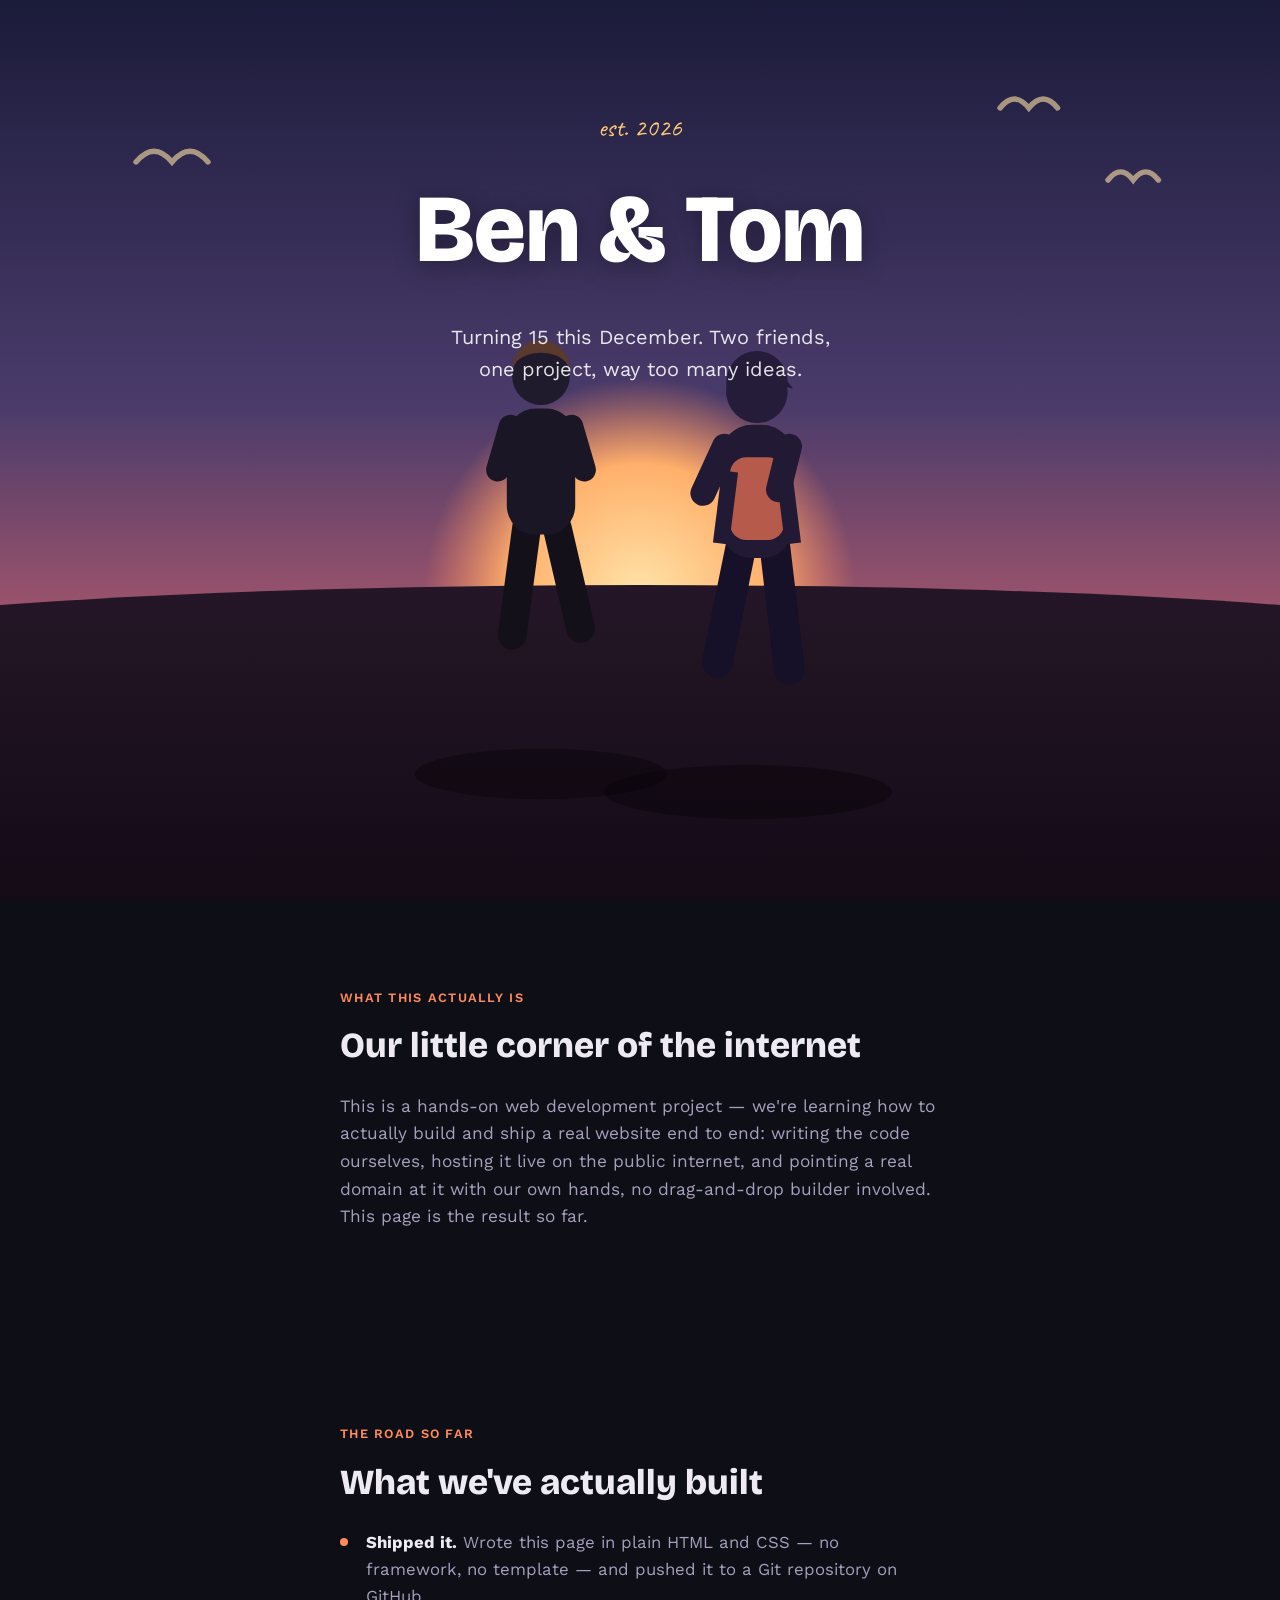
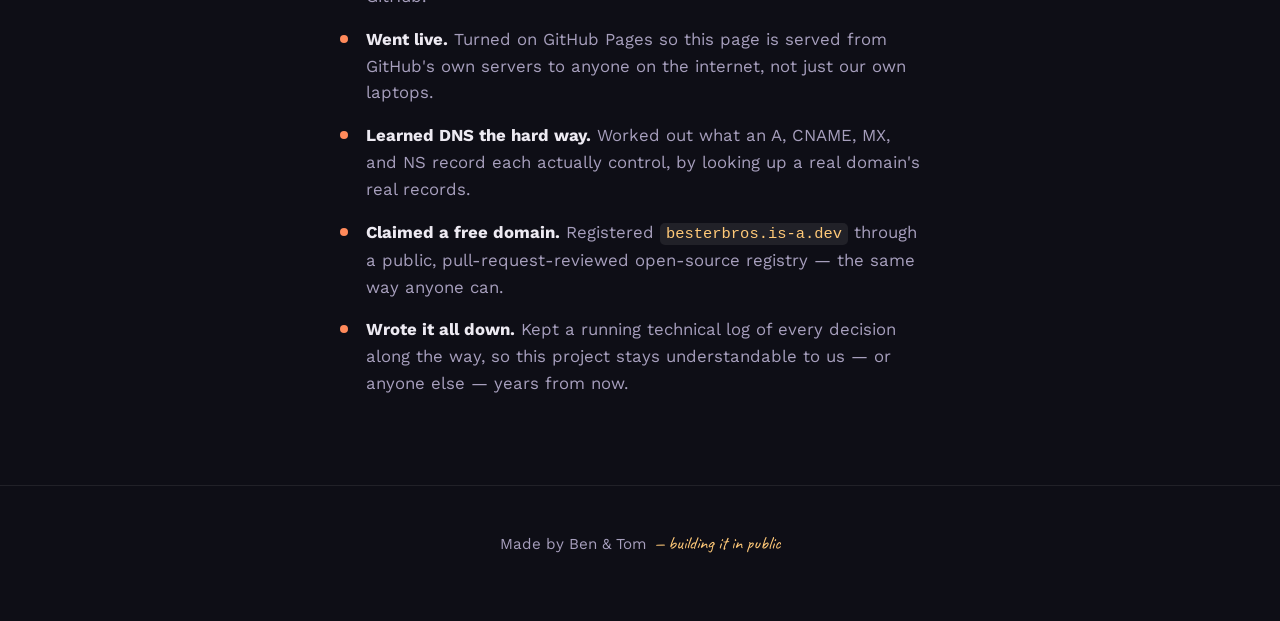
<file: index.html>
<!doctype html>
<html lang="en">
<head>
  <meta charset="UTF-8" />
  <meta name="viewport" content="width=device-width, initial-scale=1.0" />
  <title>Ben &amp; Tom</title>
  <meta name="description" content="The personal site of Ben and Tom." />
  <link rel="preconnect" href="https://fonts.googleapis.com">
  <link href="https://fonts.googleapis.com/css2?family=Bricolage+Grotesque:opsz,wght@12..96,400;12..96,600;12..96,800&family=Work+Sans:wght@400;500;600&family=Caveat:wght@600&display=swap" rel="stylesheet">
  <link rel="stylesheet" href="style.css">
</head>
<body>

  <section class="hero">
    <svg class="scene" viewBox="0 0 800 500" preserveAspectRatio="xMidYMax slice" role="img" aria-label="Two friends walking toward a sunset, seen from behind">
      <defs>
        <linearGradient id="sky" x1="0" y1="0" x2="0" y2="1">
          <stop offset="0%" stop-color="#1B1B3A"/>
          <stop offset="45%" stop-color="#4A3B6B"/>
          <stop offset="75%" stop-color="#B65B6B"/>
          <stop offset="100%" stop-color="#FFB06B"/>
        </linearGradient>
        <radialGradient id="sun" cx="50%" cy="50%" r="50%">
          <stop offset="0%" stop-color="#FFE3A8"/>
          <stop offset="60%" stop-color="#FFB06B"/>
          <stop offset="100%" stop-color="#FF8A5B" stop-opacity="0"/>
        </radialGradient>
        <linearGradient id="ground" x1="0" y1="0" x2="0" y2="1">
          <stop offset="0%" stop-color="#241626"/>
          <stop offset="100%" stop-color="#140B17"/>
        </linearGradient>
      </defs>

      <rect width="800" height="500" fill="url(#sky)"/>
      <circle cx="400" cy="330" r="120" fill="url(#sun)"/>

      <!-- birds -->
      <g stroke="#FFE3A8" stroke-opacity="0.6" stroke-width="3" stroke-linecap="round" fill="none">
        <path d="M120 90 q10 -12 20 0 q10 -12 20 0"/>
        <path d="M600 60 q8 -10 16 0 q8 -10 16 0"/>
        <path d="M660 100 q7 -9 14 0 q7 -9 14 0"/>
      </g>

      <!-- ground -->
      <path d="M0 340 C 200 320, 600 320, 800 340 L800 500 L0 500 Z" fill="url(#ground)"/>

      <!-- shadows -->
      <ellipse cx="345" cy="430" rx="70" ry="14" fill="#0A050B" opacity="0.5"/>
      <ellipse cx="460" cy="440" rx="80" ry="15" fill="#0A050B" opacity="0.5"/>

      <!-- Figure: Tom (beanie, hands in pockets) -->
      <g transform="translate(345,345)">
        <line x1="-8" y1="-52" x2="-16" y2="8" stroke="#14101A" stroke-width="16" stroke-linecap="round"/>
        <line x1="9" y1="-52" x2="22" y2="4" stroke="#14101A" stroke-width="16" stroke-linecap="round"/>
        <rect x="-19" y="-118" width="38" height="70" rx="16" fill="#1B1626"/>
        <line x1="-17" y1="-108" x2="-24" y2="-84" stroke="#1B1626" stroke-width="13" stroke-linecap="round"/>
        <line x1="17" y1="-108" x2="24" y2="-84" stroke="#1B1626" stroke-width="13" stroke-linecap="round"/>
        <circle cx="0" cy="-136" r="16" fill="#1F1A2C"/>
        <path d="M-16 -140 a16 16 0 0 1 32 0 C 12 -152 -12 -152 -16 -140 Z" fill="#5B3A2E"/>
      </g>

      <!-- Figure: Ben (backpack, cap) -->
      <g transform="translate(465,362)">
        <line x1="-9" y1="-58" x2="-22" y2="6" stroke="#161028" stroke-width="17" stroke-linecap="round"/>
        <line x1="10" y1="-58" x2="18" y2="10" stroke="#161028" stroke-width="17" stroke-linecap="round"/>
        <rect x="-20" y="-126" width="40" height="74" rx="17" fill="#221A34"/>
        <rect x="-15" y="-108" width="30" height="46" rx="9" fill="#B65B4B"/>
        <line x1="-15" y1="-100" x2="-20" y2="-60" stroke="#221A34" stroke-width="9"/>
        <line x1="15" y1="-100" x2="20" y2="-60" stroke="#221A34" stroke-width="9"/>
        <line x1="-18" y1="-114" x2="-30" y2="-88" stroke="#221A34" stroke-width="14" stroke-linecap="round"/>
        <line x1="18" y1="-114" x2="12" y2="-90" stroke="#221A34" stroke-width="14" stroke-linecap="round"/>
        <circle cx="0" cy="-144" r="17" fill="#241C38"/>
        <path d="M-17 -150 a17 17 0 0 1 34 0 L 20 -146 Q 0 -152 -17 -142 Z" fill="#241C38"/>
      </g>
    </svg>

    <div class="hero-copy">
      <span class="kicker">est. 2026</span>
      <h1>Ben &amp; Tom</h1>
      <p class="tagline">Turning 15 this December. Two friends, one project, way too many ideas.</p>
    </div>
  </section>

  <section class="about">
    <p class="eyebrow">what this actually is</p>
    <h2>Our little corner of the internet</h2>
    <p>
      This is a hands-on web development project — we're learning how to actually build and ship
      a real website end to end: writing the code ourselves, hosting it live on the public
      internet, and pointing a real domain at it with our own hands, no drag-and-drop builder
      involved. This page is the result so far.
    </p>
  </section>

  <section class="about progress">
    <p class="eyebrow">the road so far</p>
    <h2>What we've actually built</h2>
    <ul class="milestones">
      <li><strong>Shipped it.</strong> Wrote this page in plain HTML and CSS — no framework, no template — and pushed it to a Git repository on GitHub.</li>
      <li><strong>Went live.</strong> Turned on GitHub Pages so this page is served from GitHub's own servers to anyone on the internet, not just our own laptops.</li>
      <li><strong>Learned DNS the hard way.</strong> Worked out what an A, CNAME, MX, and NS record each actually control, by looking up a real domain's real records.</li>
      <li><strong>Claimed a free domain.</strong> Registered <code>besterbros.is-a.dev</code> through a public, pull-request-reviewed open-source registry — the same way anyone can.</li>
      <li><strong>Wrote it all down.</strong> Kept a running technical log of every decision along the way, so this project stays understandable to us — or anyone else — years from now.</li>
    </ul>
  </section>

  <footer>
    <p>Made by Ben &amp; Tom<span class="scribble">— building it in public</span></p>
  </footer>

</body>
</html>
</file>
<file: style.css>
:root{
  --ink: #0E0E16;
  --paper: #15121D;
  --text: #EDEAF2;
  --text-muted: #A79FBD;
  --accent: #FF8A5B;
  --accent-soft: #FFC978;
}

*{ box-sizing: border-box; }

body{
  margin: 0;
  background: var(--ink);
  color: var(--text);
  font-family: 'Work Sans', system-ui, sans-serif;
  line-height: 1.6;
}

h1, h2{
  font-family: 'Bricolage Grotesque', system-ui, sans-serif;
  font-weight: 800;
  text-wrap: balance;
  margin: 0;
}

.hero{
  position: relative;
  height: 100svh;
  min-height: 520px;
  overflow: hidden;
}

.scene{
  position: absolute;
  inset: 0;
  width: 100%;
  height: 100%;
}

.hero-copy{
  position: relative;
  z-index: 2;
  height: 100%;
  display: flex;
  flex-direction: column;
  justify-content: flex-start;
  align-items: center;
  text-align: center;
  padding: 12vh 20px 0;
}

.kicker{
  font-family: 'Caveat', cursive;
  font-size: 1.6rem;
  color: var(--accent-soft);
  margin-bottom: 4px;
}

.hero-copy h1{
  font-size: clamp(3rem, 10vw, 6rem);
  color: #fff;
  text-shadow: 0 4px 24px rgba(0,0,0,0.35);
}

.tagline{
  color: rgba(255,255,255,0.88);
  font-size: clamp(1rem, 2.4vw, 1.25rem);
  max-width: 32ch;
  margin: 14px 0 0;
}

.about{
  max-width: 640px;
  margin: 0 auto;
  padding: 88px 20px;
}

.eyebrow{
  font-family: 'Work Sans', sans-serif;
  font-weight: 600;
  font-size: 0.8rem;
  letter-spacing: 0.1em;
  text-transform: uppercase;
  color: var(--accent);
  margin: 0 0 10px;
}

.about h2{
  font-size: clamp(1.6rem, 4vw, 2.2rem);
  margin-bottom: 18px;
  color: var(--text);
}

.about p:not(.eyebrow){
  color: var(--text-muted);
  font-size: 1.08rem;
  max-width: 58ch;
}

.milestones{
  list-style: none;
  margin: 0;
  padding: 0;
  display: flex;
  flex-direction: column;
  gap: 16px;
}

.milestones li{
  position: relative;
  padding-left: 26px;
  color: var(--text-muted);
  font-size: 1.05rem;
  max-width: 58ch;
}

.milestones li::before{
  content: "";
  position: absolute;
  left: 0;
  top: 9px;
  width: 8px;
  height: 8px;
  border-radius: 50%;
  background: var(--accent);
}

.milestones li strong{
  color: var(--text);
}

.milestones code{
  font-family: ui-monospace, 'SFMono-Regular', monospace;
  background: rgba(255,255,255,0.08);
  padding: 2px 6px;
  border-radius: 5px;
  font-size: 0.92em;
  color: var(--accent-soft);
}

footer{
  border-top: 1px solid rgba(255,255,255,0.08);
  padding: 28px 20px 48px;
  text-align: center;
  color: var(--text-muted);
  font-size: 0.95rem;
}

.scribble{
  font-family: 'Caveat', cursive;
  font-size: 1.15rem;
  color: var(--accent-soft);
  margin-left: 8px;
}

@media (max-width: 480px){
  .hero-copy{ padding-top: 16vh; }
}
</file>
